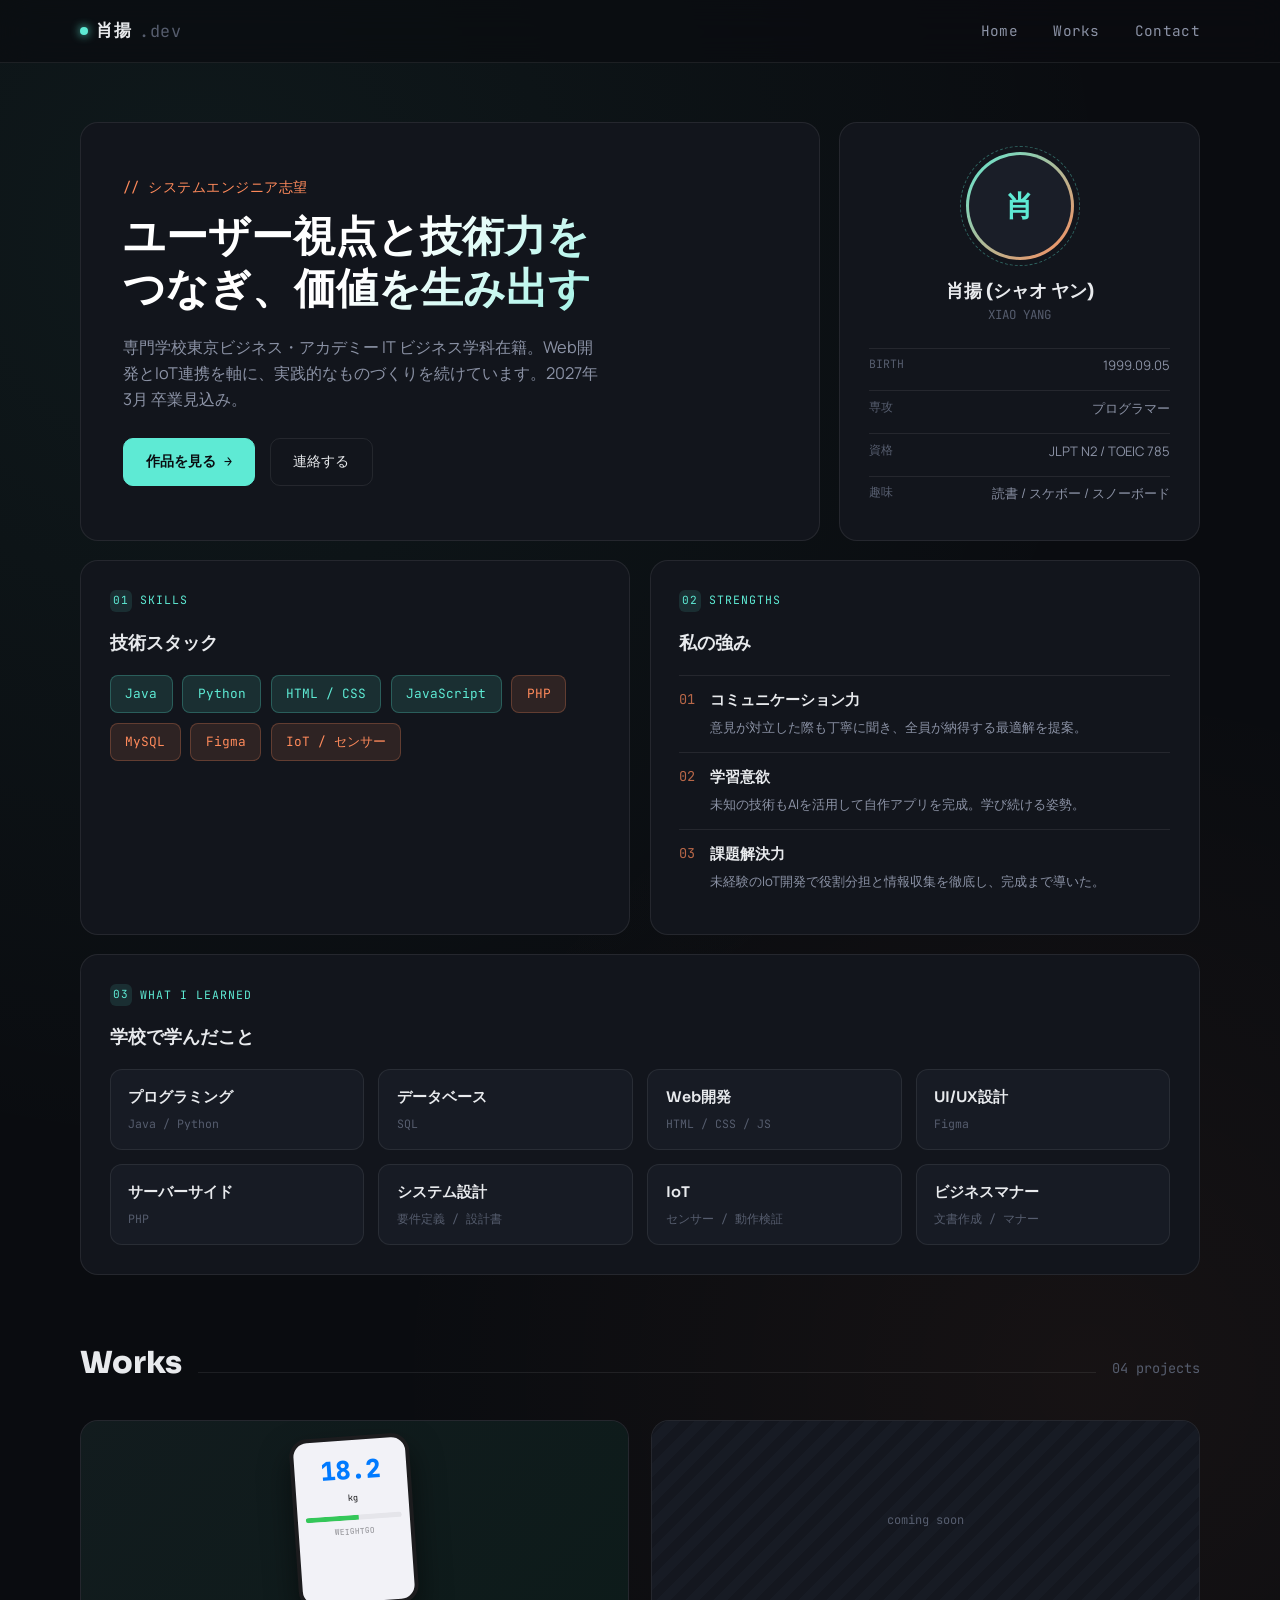
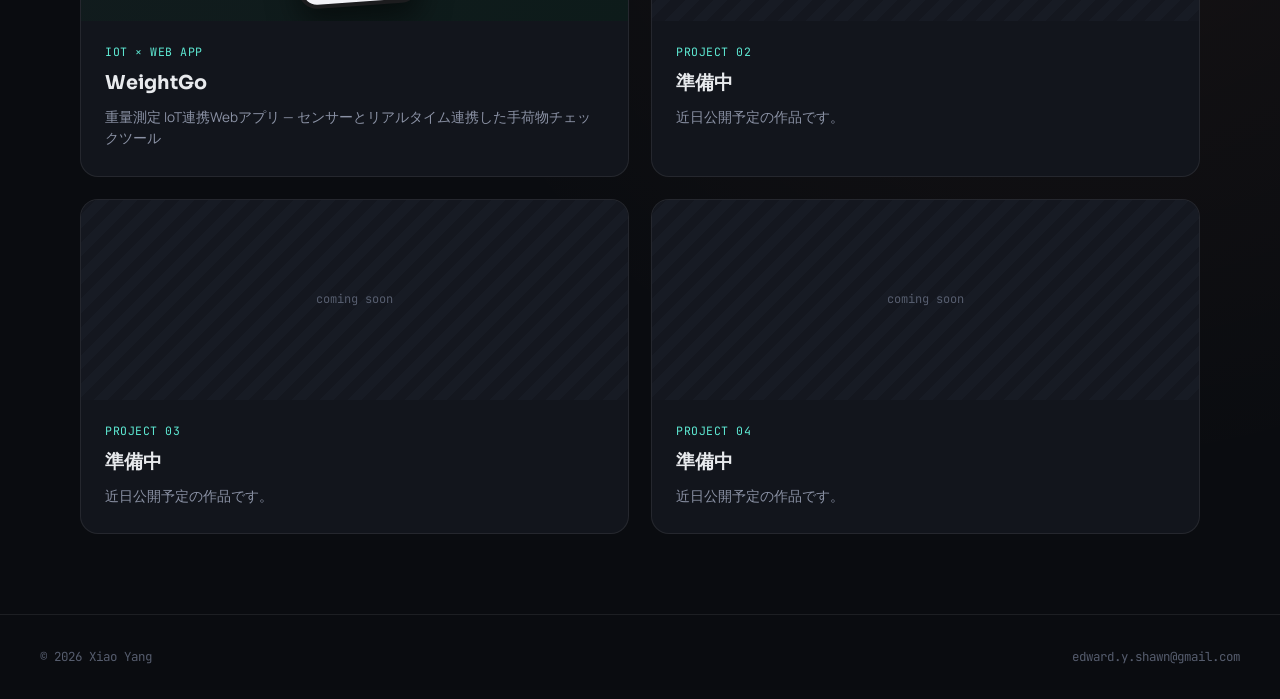
<file: test2.html>
<!DOCTYPE html>
<html lang="ja">

<head>
    <meta charset="UTF-8">
    <meta name="viewport" content="width=device-width, initial-scale=1.0">
    <title>肖揚 | Portfolio</title>
    <link rel="preconnect" href="https://fonts.googleapis.com">
    <link
        href="https://fonts.googleapis.com/css2?family=Sora:wght@400;600;700;800&family=JetBrains+Mono:wght@400;500;700&family=Manrope:wght@300;400;500;600&display=swap"
        rel="stylesheet">
    <style>
        :root {
            --bg: #0A0C10;
            --bg-card: #12151C;
            --bg-card-hover: #171B24;
            --border: rgba(255, 255, 255, 0.08);
            --border-hover: rgba(94, 234, 212, 0.4);
            --text: #E8EAED;
            --text-dim: #8B92A5;
            --text-faint: #565D6E;
            --accent: #5EEAD4;
            --accent-dim: rgba(94, 234, 212, 0.12);
            --accent2: #FF8A5B;
            --accent2-dim: rgba(255, 138, 91, 0.12);
        }

        * {
            margin: 0;
            padding: 0;
            box-sizing: border-box;
        }

        html {
            scroll-behavior: smooth;
        }

        body {
            background: var(--bg);
            color: var(--text);
            font-family: 'Manrope', sans-serif;
            line-height: 1.6;
            overflow-x: hidden;
            background-image:
                radial-gradient(circle at 15% 10%, rgba(94, 234, 212, 0.06) 0%, transparent 40%),
                radial-gradient(circle at 85% 60%, rgba(255, 138, 91, 0.05) 0%, transparent 40%);
        }

        .mono {
            font-family: 'JetBrains Mono', monospace;
        }

        /* ===== Header ===== */
        header {
            position: fixed;
            top: 0;
            width: 100%;
            z-index: 1000;
            background: rgba(10, 12, 16, 0.7);
            backdrop-filter: blur(16px);
            -webkit-backdrop-filter: blur(16px);
            border-bottom: 1px solid var(--border);
        }

        nav {
            max-width: 1200px;
            margin: 0 auto;
            display: flex;
            justify-content: space-between;
            align-items: center;
            padding: 1.1rem 2.5rem;
        }

        .logo {
            font-family: 'Sora', sans-serif;
            font-weight: 700;
            font-size: 1.05rem;
            letter-spacing: 0.5px;
            color: var(--text);
            display: flex;
            align-items: center;
            gap: 0.5rem;
            cursor: pointer;
        }

        .logo::before {
            content: '';
            width: 8px;
            height: 8px;
            border-radius: 50%;
            background: var(--accent);
            box-shadow: 0 0 10px var(--accent);
        }

        .nav-links {
            display: flex;
            gap: 2.2rem;
            list-style: none;
        }

        .nav-links a {
            color: var(--text-dim);
            text-decoration: none;
            font-size: 0.9rem;
            font-family: 'JetBrains Mono', monospace;
            letter-spacing: 0.3px;
            transition: color 0.25s ease;
        }

        .nav-links a:hover {
            color: var(--accent);
        }

        /* ===== Main / Pages ===== */
        main {
            padding-top: 90px;
        }

        .page {
            display: none;
            animation: fadeUp 0.5s ease;
        }

        .page.active {
            display: block;
        }

        @keyframes fadeUp {
            from {
                opacity: 0;
                transform: translateY(16px);
            }

            to {
                opacity: 1;
                transform: translateY(0);
            }
        }

        .wrap {
            max-width: 1200px;
            margin: 0 auto;
            padding: 0 2.5rem;
        }

        /* ===== Hero / Bento Grid ===== */
        .bento {
            display: grid;
            grid-template-columns: repeat(12, 1fr);
            gap: 1.2rem;
            margin: 2rem 0 4rem;
        }

        .card {
            background: var(--bg-card);
            border: 1px solid var(--border);
            border-radius: 18px;
            padding: 1.8rem;
            position: relative;
            transition: border-color 0.3s ease, transform 0.3s ease, background 0.3s ease;
        }

        .card:hover {
            border-color: var(--border-hover);
            transform: translateY(-3px);
        }

        .card-tag {
            font-family: 'JetBrains Mono', monospace;
            font-size: 0.72rem;
            color: var(--accent);
            letter-spacing: 1px;
            text-transform: uppercase;
            display: flex;
            align-items: center;
            gap: 0.5rem;
            margin-bottom: 1rem;
        }

        .card-tag .num {
            background: var(--accent-dim);
            color: var(--accent);
            width: 22px;
            height: 22px;
            border-radius: 6px;
            display: flex;
            align-items: center;
            justify-content: center;
            font-size: 0.7rem;
        }

        /* Hero main card */
        .hero-card {
            grid-column: span 8;
            padding: 2.6rem;
            display: flex;
            flex-direction: column;
            justify-content: center;
        }

        .eyebrow {
            font-family: 'JetBrains Mono', monospace;
            color: var(--accent2);
            font-size: 0.85rem;
            margin-bottom: 0.8rem;
            letter-spacing: 0.5px;
        }

        .hero-card h1 {
            font-family: 'Sora', sans-serif;
            font-size: 2.6rem;
            font-weight: 800;
            line-height: 1.25;
            margin-bottom: 1.2rem;
            background: linear-gradient(135deg, #fff 40%, var(--accent) 100%);
            -webkit-background-clip: text;
            background-clip: text;
            -webkit-text-fill-color: transparent;
        }

        .hero-card p.desc {
            color: var(--text-dim);
            font-size: 1.02rem;
            max-width: 480px;
            margin-bottom: 1.6rem;
        }

        .hero-btns {
            display: flex;
            gap: 0.9rem;
        }

        .btn {
            font-family: 'JetBrains Mono', monospace;
            font-size: 0.85rem;
            padding: 0.75rem 1.4rem;
            border-radius: 10px;
            cursor: pointer;
            text-decoration: none;
            display: inline-flex;
            align-items: center;
            gap: 0.5rem;
            transition: all 0.25s ease;
            border: 1px solid var(--border);
        }

        .btn-primary {
            background: var(--accent);
            color: #0A0C10;
            font-weight: 700;
            border-color: var(--accent);
        }

        .btn-primary:hover {
            box-shadow: 0 0 20px rgba(94, 234, 212, 0.4);
            transform: translateY(-2px);
        }

        .btn-ghost {
            color: var(--text);
        }

        .btn-ghost:hover {
            border-color: var(--accent);
            color: var(--accent);
        }

        /* Profile card */
        .profile-card {
            grid-column: span 4;
            display: flex;
            flex-direction: column;
            align-items: center;
            text-align: center;
            justify-content: center;
            gap: 1rem;
        }

        .avatar {
            width: 108px;
            height: 108px;
            border-radius: 50%;
            background: linear-gradient(135deg, var(--accent), var(--accent2));
            padding: 3px;
            position: relative;
        }

        .avatar::after {
            content: '';
            position: absolute;
            inset: -6px;
            border-radius: 50%;
            border: 1px dashed rgba(94, 234, 212, 0.35);
            animation: spin 12s linear infinite;
        }

        @keyframes spin {
            to {
                transform: rotate(360deg);
            }
        }

        .avatar-inner {
            width: 100%;
            height: 100%;
            border-radius: 50%;
            background: #1a1e28;
            display: flex;
            align-items: center;
            justify-content: center;
            font-family: 'Sora', sans-serif;
            font-size: 1.8rem;
            font-weight: 700;
            color: var(--accent);
        }

        .profile-card .name-jp {
            font-family: 'Sora', sans-serif;
            font-weight: 700;
            font-size: 1.15rem;
        }

        .profile-card .name-en {
            font-family: 'JetBrains Mono', monospace;
            font-size: 0.78rem;
            color: var(--text-faint);
        }

        .profile-meta {
            width: 100%;
            margin-top: 0.4rem;
            display: flex;
            flex-direction: column;
            gap: 0.5rem;
        }

        .meta-row {
            display: flex;
            justify-content: space-between;
            font-size: 0.82rem;
            padding: 0.4rem 0;
            border-top: 1px solid var(--border);
        }

        .meta-row span:first-child {
            color: var(--text-faint);
            font-family: 'JetBrains Mono', monospace;
            font-size: 0.72rem;
        }

        .meta-row span:last-child {
            color: var(--text-dim);
            text-align: right;
        }

        /* Skills card */
        .skills-card {
            grid-column: span 6;
        }

        .skills-card h3,
        .strengths-card h3,
        .learn-card h3 {
            font-family: 'Sora', sans-serif;
            font-size: 1.15rem;
            margin-bottom: 1.1rem;
        }

        .skill-tags {
            display: flex;
            flex-wrap: wrap;
            gap: 0.6rem;
        }

        .skill-tag {
            font-family: 'JetBrains Mono', monospace;
            font-size: 0.8rem;
            padding: 0.5rem 0.9rem;
            border-radius: 8px;
            background: var(--accent-dim);
            color: var(--accent);
            border: 1px solid rgba(94, 234, 212, 0.25);
        }

        .skill-tag.alt {
            background: var(--accent2-dim);
            color: var(--accent2);
            border-color: rgba(255, 138, 91, 0.25);
        }

        /* Strengths card */
        .strengths-card {
            grid-column: span 6;
        }

        .strength-item {
            display: flex;
            gap: 0.9rem;
            padding: 0.85rem 0;
            border-top: 1px solid var(--border);
        }

        .strength-item:first-of-type {
            border-top: none;
        }

        .strength-num {
            font-family: 'JetBrains Mono', monospace;
            color: var(--accent2);
            font-size: 0.85rem;
            flex-shrink: 0;
            opacity: 0.7;
        }

        .strength-item h4 {
            font-family: 'Sora', sans-serif;
            font-size: 0.92rem;
            margin-bottom: 0.25rem;
        }

        .strength-item p {
            font-size: 0.83rem;
            color: var(--text-dim);
        }

        /* Learned / tags cloud card */
        .learn-card {
            grid-column: span 12;
        }

        .learn-grid {
            display: grid;
            grid-template-columns: repeat(4, 1fr);
            gap: 0.9rem;
        }

        .learn-item {
            background: var(--bg-card-hover);
            border: 1px solid var(--border);
            border-radius: 12px;
            padding: 1rem 1.1rem;
            display: flex;
            flex-direction: column;
            gap: 0.3rem;
            transition: border-color 0.25s ease;
        }

        .learn-item:hover {
            border-color: var(--border-hover);
        }

        .learn-item .l-title {
            font-family: 'Sora', sans-serif;
            font-size: 0.92rem;
            font-weight: 600;
        }

        .learn-item .l-sub {
            font-family: 'JetBrains Mono', monospace;
            font-size: 0.72rem;
            color: var(--text-faint);
        }

        /* Section headers */
        .section-head {
            display: flex;
            align-items: baseline;
            gap: 1rem;
            margin: 4rem 0 2rem;
        }

        .section-head h2 {
            font-family: 'Sora', sans-serif;
            font-size: 1.9rem;
            font-weight: 800;
        }

        .section-head .line {
            flex: 1;
            height: 1px;
            background: var(--border);
        }

        .section-head .count {
            font-family: 'JetBrains Mono', monospace;
            color: var(--text-faint);
            font-size: 0.85rem;
        }

        /* ===== Works ===== */
        .works-grid {
            display: grid;
            grid-template-columns: repeat(2, 1fr);
            gap: 1.4rem;
            margin-bottom: 5rem;
        }

        .work-card {
            background: var(--bg-card);
            border: 1px solid var(--border);
            border-radius: 18px;
            overflow: hidden;
            cursor: pointer;
            transition: all 0.35s ease;
        }

        .work-card:hover {
            border-color: var(--border-hover);
            transform: translateY(-4px);
        }

        .work-thumb {
            height: 200px;
            position: relative;
            display: flex;
            align-items: center;
            justify-content: center;
            overflow: hidden;
        }

        .work-thumb.featured {
            background: linear-gradient(135deg, #12222080, #0d1b1a);
        }

        .work-thumb.placeholder {
            background: repeating-linear-gradient(135deg, #14171f, #14171f 10px, #171b24 10px, #171b24 20px);
        }

        .work-body {
            padding: 1.4rem 1.5rem 1.6rem;
        }

        .work-body .w-cat {
            font-family: 'JetBrains Mono', monospace;
            font-size: 0.72rem;
            color: var(--accent);
            text-transform: uppercase;
            letter-spacing: 0.5px;
        }

        .work-body h3 {
            font-family: 'Sora', sans-serif;
            font-size: 1.2rem;
            margin: 0.4rem 0 0.5rem;
        }

        .work-body p {
            font-size: 0.85rem;
            color: var(--text-dim);
        }

        /* mini phone mockup for WeightGo */
        .mini-phone {
            width: 120px;
            height: 170px;
            background: #f2f2f7;
            border-radius: 18px;
            border: 4px solid #1c1c1e;
            padding: 10px 8px;
            box-shadow: 0 15px 30px rgba(0, 0, 0, 0.5);
            transform: rotate(-4deg);
        }

        .mini-phone .mp-num {
            font-family: 'JetBrains Mono', monospace;
            font-weight: 800;
            color: #007aff;
            font-size: 1.6rem;
            text-align: center;
        }

        .mini-phone .mp-unit {
            font-size: 0.55rem;
            color: #1c1c1e;
            text-align: center;
            font-family: 'JetBrains Mono', monospace;
        }

        .mini-phone .mp-bar {
            height: 5px;
            background: #e5e5ea;
            border-radius: 3px;
            margin-top: 10px;
            overflow: hidden;
        }

        .mini-phone .mp-fill {
            width: 55%;
            height: 100%;
            background: #34c759;
        }

        .mini-phone .mp-label {
            font-size: 0.5rem;
            color: #8e8e93;
            margin-top: 5px;
            text-align: center;
            font-family: 'JetBrains Mono', monospace;
        }

        .lock-icon {
            color: var(--text-faint);
            font-family: 'JetBrains Mono', monospace;
            font-size: 0.75rem;
        }

        /* ===== Work Details Page ===== */
        .work-details-wrap {
            max-width: 880px;
            margin: 0 auto;
            padding: 2rem 2.5rem 6rem;
        }

        .back-link {
            font-family: 'JetBrains Mono', monospace;
            color: var(--text-dim);
            font-size: 0.85rem;
            text-decoration: none;
            display: inline-flex;
            align-items: center;
            gap: 0.4rem;
            margin-bottom: 2rem;
            cursor: pointer;
        }

        .back-link:hover {
            color: var(--accent);
        }

        .wd-header {
            margin-bottom: 2.5rem;
        }

        .wd-header .w-cat {
            font-family: 'JetBrains Mono', monospace;
            color: var(--accent);
            font-size: 0.78rem;
            text-transform: uppercase;
            letter-spacing: 0.5px;
        }

        .wd-header h2 {
            font-family: 'Sora', sans-serif;
            font-size: 2.2rem;
            margin: 0.5rem 0 1rem;
        }

        .wd-meta {
            display: flex;
            gap: 2rem;
            flex-wrap: wrap;
            margin-bottom: 1.5rem;
        }

        .wd-meta-item {
            font-family: 'JetBrains Mono', monospace;
            font-size: 0.78rem;
        }

        .wd-meta-item span {
            display: block;
            color: var(--text-faint);
            margin-bottom: 0.2rem;
            font-size: 0.7rem;
        }

        .wd-body {
            background: var(--bg-card);
            border: 1px solid var(--border);
            border-radius: 18px;
            padding: 2.2rem;
        }

        .wd-body p {
            color: var(--text-dim);
            font-size: 0.98rem;
            margin-bottom: 1.5rem;
        }

        .wd-images {
            display: grid;
            grid-template-columns: repeat(2, 1fr);
            gap: 1.2rem;
            margin-top: 1.5rem;
        }

        .wd-image {
            aspect-ratio: 4/3;
            border-radius: 12px;
            background: repeating-linear-gradient(135deg, #14171f, #14171f 10px, #171b24 10px, #171b24 20px);
            border: 1px solid var(--border);
        }

        /* ===== Contact Page ===== */
        .contact-wrap {
            max-width: 560px;
            margin: 3rem auto 6rem;
            padding: 0 2.5rem;
        }

        .contact-wrap h2 {
            font-family: 'Sora', sans-serif;
            font-size: 2rem;
            margin-bottom: 0.5rem;
        }

        .contact-wrap .sub {
            color: var(--text-dim);
            font-size: 0.95rem;
            margin-bottom: 2.5rem;
        }

        .form-group {
            margin-bottom: 1.4rem;
        }

        .form-group label {
            display: block;
            font-family: 'JetBrains Mono', monospace;
            font-size: 0.78rem;
            color: var(--text-faint);
            margin-bottom: 0.5rem;
            text-transform: uppercase;
            letter-spacing: 0.5px;
        }

        .form-group input,
        .form-group textarea {
            width: 100%;
            background: var(--bg-card);
            border: 1px solid var(--border);
            border-radius: 10px;
            padding: 0.9rem 1rem;
            color: var(--text);
            font-family: 'Manrope', sans-serif;
            font-size: 0.95rem;
            transition: border-color 0.25s ease;
        }

        .form-group input:focus,
        .form-group textarea:focus {
            outline: none;
            border-color: var(--accent);
        }

        .form-group textarea {
            min-height: 130px;
            resize: vertical;
        }

        .submit-btn {
            width: 100%;
            padding: 1rem;
        }

        /* ===== Footer ===== */
        footer {
            border-top: 1px solid var(--border);
            padding: 2rem 2.5rem;
            display: flex;
            justify-content: space-between;
            align-items: center;
            font-family: 'JetBrains Mono', monospace;
            font-size: 0.78rem;
            color: var(--text-faint);
        }

        @media (max-width: 860px) {

            .hero-card,
            .profile-card,
            .skills-card,
            .strengths-card {
                grid-column: span 12;
            }

            .learn-grid {
                grid-template-columns: repeat(2, 1fr);
            }

            .works-grid {
                grid-template-columns: 1fr;
            }

            .wd-images {
                grid-template-columns: 1fr;
            }

            nav {
                padding: 1rem 1.4rem;
            }

            .wrap {
                padding: 0 1.4rem;
            }

            .hero-card h1 {
                font-size: 2rem;
            }
        }
    </style>
</head>

<body>

    <header>
        <nav>
            <div class="logo" onclick="showPage('home')">肖揚<span class="mono"
                    style="color:var(--text-faint); font-weight:400;">.dev</span></div>
            <ul class="nav-links">
                <li><a onclick="showPage('home')">Home</a></li>
                <li><a
                        onclick="showPage('home'); setTimeout(()=>document.getElementById('works').scrollIntoView({behavior:'smooth'}),50)">Works</a>
                </li>
                <li><a onclick="showPage('contact')">Contact</a></li>
            </ul>
        </nav>
    </header>

    <main>
        <!-- HOME -->
        <div id="home" class="page active">
            <div class="wrap">

                <div class="bento">
                    <!-- Hero -->
                    <div class="card hero-card">
                        <div class="eyebrow">// システムエンジニア志望</div>
                        <h1>ユーザー視点と技術力を<br>つなぎ、価値を生み出す</h1>
                        <p class="desc">専門学校東京ビジネス・アカデミー IT ビジネス学科在籍。Web開発とIoT連携を軸に、実践的なものづくりを続けています。2027年3月 卒業見込み。</p>
                        <div class="hero-btns">
                            <a class="btn btn-primary"
                                onclick="document.getElementById('works').scrollIntoView({behavior:'smooth'})">作品を見る
                                →</a>
                            <a class="btn btn-ghost" onclick="showPage('contact')">連絡する</a>
                        </div>
                    </div>

                    <!-- Profile -->
                    <div class="card profile-card">
                        <div class="avatar">
                            <div class="avatar-inner">肖</div>
                        </div>
                        <div>
                            <div class="name-jp">肖揚 (シャオ ヤン)</div>
                            <div class="name-en">XIAO YANG</div>
                        </div>
                        <div class="profile-meta">
                            <div class="meta-row"><span>BIRTH</span><span>1999.09.05</span></div>
                            <div class="meta-row"><span>専攻</span><span>プログラマー</span></div>
                            <div class="meta-row"><span>資格</span><span>JLPT N2 / TOEIC 785</span></div>
                            <div class="meta-row"><span>趣味</span><span>読書 / スケボー / スノーボード</span></div>
                        </div>
                    </div>

                    <!-- Skills -->
                    <div class="card skills-card">
                        <div class="card-tag"><span class="num">01</span>SKILLS</div>
                        <h3>技術スタック</h3>
                        <div class="skill-tags">
                            <span class="skill-tag">Java</span>
                            <span class="skill-tag">Python</span>
                            <span class="skill-tag">HTML / CSS</span>
                            <span class="skill-tag">JavaScript</span>
                            <span class="skill-tag alt">PHP</span>
                            <span class="skill-tag alt">MySQL</span>
                            <span class="skill-tag alt">Figma</span>
                            <span class="skill-tag alt">IoT / センサー</span>
                        </div>
                    </div>

                    <!-- Strengths -->
                    <div class="card strengths-card">
                        <div class="card-tag"><span class="num">02</span>STRENGTHS</div>
                        <h3>私の強み</h3>
                        <div class="strength-item">
                            <span class="strength-num">01</span>
                            <div>
                                <h4>コミュニケーション力</h4>
                                <p>意見が対立した際も丁寧に聞き、全員が納得する最適解を提案。</p>
                            </div>
                        </div>
                        <div class="strength-item">
                            <span class="strength-num">02</span>
                            <div>
                                <h4>学習意欲</h4>
                                <p>未知の技術もAIを活用して自作アプリを完成。学び続ける姿勢。</p>
                            </div>
                        </div>
                        <div class="strength-item">
                            <span class="strength-num">03</span>
                            <div>
                                <h4>課題解決力</h4>
                                <p>未経験のIoT開発で役割分担と情報収集を徹底し、完成まで導いた。</p>
                            </div>
                        </div>
                    </div>

                    <!-- Learned -->
                    <div class="card learn-card">
                        <div class="card-tag"><span class="num">03</span>WHAT I LEARNED</div>
                        <h3>学校で学んだこと</h3>
                        <div class="learn-grid">
                            <div class="learn-item"><span class="l-title">プログラミング</span><span class="l-sub">Java /
                                    Python</span></div>
                            <div class="learn-item"><span class="l-title">データベース</span><span class="l-sub">SQL</span>
                            </div>
                            <div class="learn-item"><span class="l-title">Web開発</span><span class="l-sub">HTML / CSS /
                                    JS</span></div>
                            <div class="learn-item"><span class="l-title">UI/UX設計</span><span class="l-sub">Figma</span>
                            </div>
                            <div class="learn-item"><span class="l-title">サーバーサイド</span><span class="l-sub">PHP</span>
                            </div>
                            <div class="learn-item"><span class="l-title">システム設計</span><span class="l-sub">要件定義 /
                                    設計書</span></div>
                            <div class="learn-item"><span class="l-title">IoT</span><span class="l-sub">センサー /
                                    動作検証</span></div>
                            <div class="learn-item"><span class="l-title">ビジネスマナー</span><span class="l-sub">文書作成 /
                                    マナー</span></div>
                        </div>
                    </div>
                </div>

                <!-- WORKS -->
                <div id="works">
                    <div class="section-head">
                        <h2>Works</h2>
                        <div class="line"></div>
                        <span class="count mono">04 projects</span>
                    </div>
                    <div class="works-grid">
                        <div class="work-card" onclick="showWork(1)">
                            <div class="work-thumb featured">
                                <div class="mini-phone">
                                    <div class="mp-num">18.2</div>
                                    <div class="mp-unit">kg</div>
                                    <div class="mp-bar">
                                        <div class="mp-fill"></div>
                                    </div>
                                    <div class="mp-label">WEIGHTGO</div>
                                </div>
                            </div>
                            <div class="work-body">
                                <div class="w-cat">IoT × Web App</div>
                                <h3>WeightGo</h3>
                                <p>重量測定 IoT連携Webアプリ — センサーとリアルタイム連携した手荷物チェックツール</p>
                            </div>
                        </div>
                        <div class="work-card" onclick="showWork(2)">
                            <div class="work-thumb placeholder"><span class="lock-icon">coming soon</span></div>
                            <div class="work-body">
                                <div class="w-cat">Project 02</div>
                                <h3>準備中</h3>
                                <p>近日公開予定の作品です。</p>
                            </div>
                        </div>
                        <div class="work-card" onclick="showWork(3)">
                            <div class="work-thumb placeholder"><span class="lock-icon">coming soon</span></div>
                            <div class="work-body">
                                <div class="w-cat">Project 03</div>
                                <h3>準備中</h3>
                                <p>近日公開予定の作品です。</p>
                            </div>
                        </div>
                        <div class="work-card" onclick="showWork(4)">
                            <div class="work-thumb placeholder"><span class="lock-icon">coming soon</span></div>
                            <div class="work-body">
                                <div class="w-cat">Project 04</div>
                                <h3>準備中</h3>
                                <p>近日公開予定の作品です。</p>
                            </div>
                        </div>
                    </div>
                </div>

            </div>
        </div>

        <!-- WORK DETAILS -->
        <div id="work-details" class="page">
            <div class="work-details-wrap">
                <a class="back-link" onclick="showPage('home')">← Home に戻る</a>
                <div id="work-content"></div>
            </div>
        </div>

        <!-- CONTACT -->
        <div id="contact" class="page">
            <div class="contact-wrap">
                <h2>Contact</h2>
                <p class="sub">ご連絡はこちらのフォーム、またはメールにてお願いいたします。</p>
                <form onsubmit="handleSubmit(event)">
                    <div class="form-group"><label>お名前</label><input type="text" required></div>
                    <div class="form-group"><label>メールアドレス</label><input type="email" required></div>
                    <div class="form-group"><label>メッセージ</label><textarea required></textarea></div>
                    <button type="submit" class="btn btn-primary submit-btn">送信する →</button>
                </form>
            </div>
        </div>
    </main>

    <footer>
        <span>© 2026 Xiao Yang</span>
        <span>edward.y.shawn@gmail.com</span>
    </footer>

    <script>
        function showPage(pageId) {
            document.querySelectorAll('.page').forEach(p => p.classList.remove('active'));
            document.getElementById(pageId).classList.add('active');
            window.scrollTo({ top: 0, behavior: 'smooth' });
        }

        const works = {
            1: {
                cat: 'IoT × Web App',
                title: 'WeightGo',
                meta: [['期間', '2 ヶ月'], ['言語', 'HTML / JavaScript / Python'], ['担当', 'フロントエンド開発・IoT連携']],
                desc: 'センサーとWebアプリのデータ連携・リアルタイム重量表示UIを実装した、手荷物重量測定アプリです。iOS風のインターフェースを採用し、航空会社ごとの制限重量に応じてリアルタイムで警告を表示します。Raspberry Piと連携し、実際のセンサーデータを取得して画面に反映する仕組みを構築しました。6名チームでの開発において、フロントエンドとIoT連携部分を担当。未経験の組み込み開発でしたが、役割分担と情報共有を徹底し、プロトタイプの完成まで導きました。',
                images: 2
            },
            2: { cat: 'Project 02', title: '準備中', meta: [], desc: '現在準備中の作品です。近日公開予定。', images: 2 },
            3: { cat: 'Project 03', title: '準備中', meta: [], desc: '現在準備中の作品です。近日公開予定。', images: 2 },
            4: { cat: 'Project 04', title: '準備中', meta: [], desc: '現在準備中の作品です。近日公開予定。', images: 2 },
        };

        function showWork(id) {
            const w = works[id];
            let metaHTML = '';
            if (w.meta.length) {
                metaHTML = '<div class="wd-meta">' + w.meta.map(m => `<div class="wd-meta-item"><span>${m[0]}</span>${m[1]}</div>`).join('') + '</div>';
            }
            let imgHTML = '<div class="wd-images">';
            for (let i = 0; i < w.images; i++) imgHTML += '<div class="wd-image"></div>';
            imgHTML += '</div>';

            document.getElementById('work-content').innerHTML = `
            <div class="wd-header">
                <div class="w-cat">${w.cat}</div>
                <h2>${w.title}</h2>
                ${metaHTML}
            </div>
            <div class="wd-body">
                <p>${w.desc}</p>
                ${imgHTML}
            </div>
        `;
            showPage('work-details');
        }

        function handleSubmit(e) {
            e.preventDefault();
            alert('メッセージが送信されました！ありがとうございます。');
            e.target.reset();
        }
    </script>

</body>

</html>
</file>
